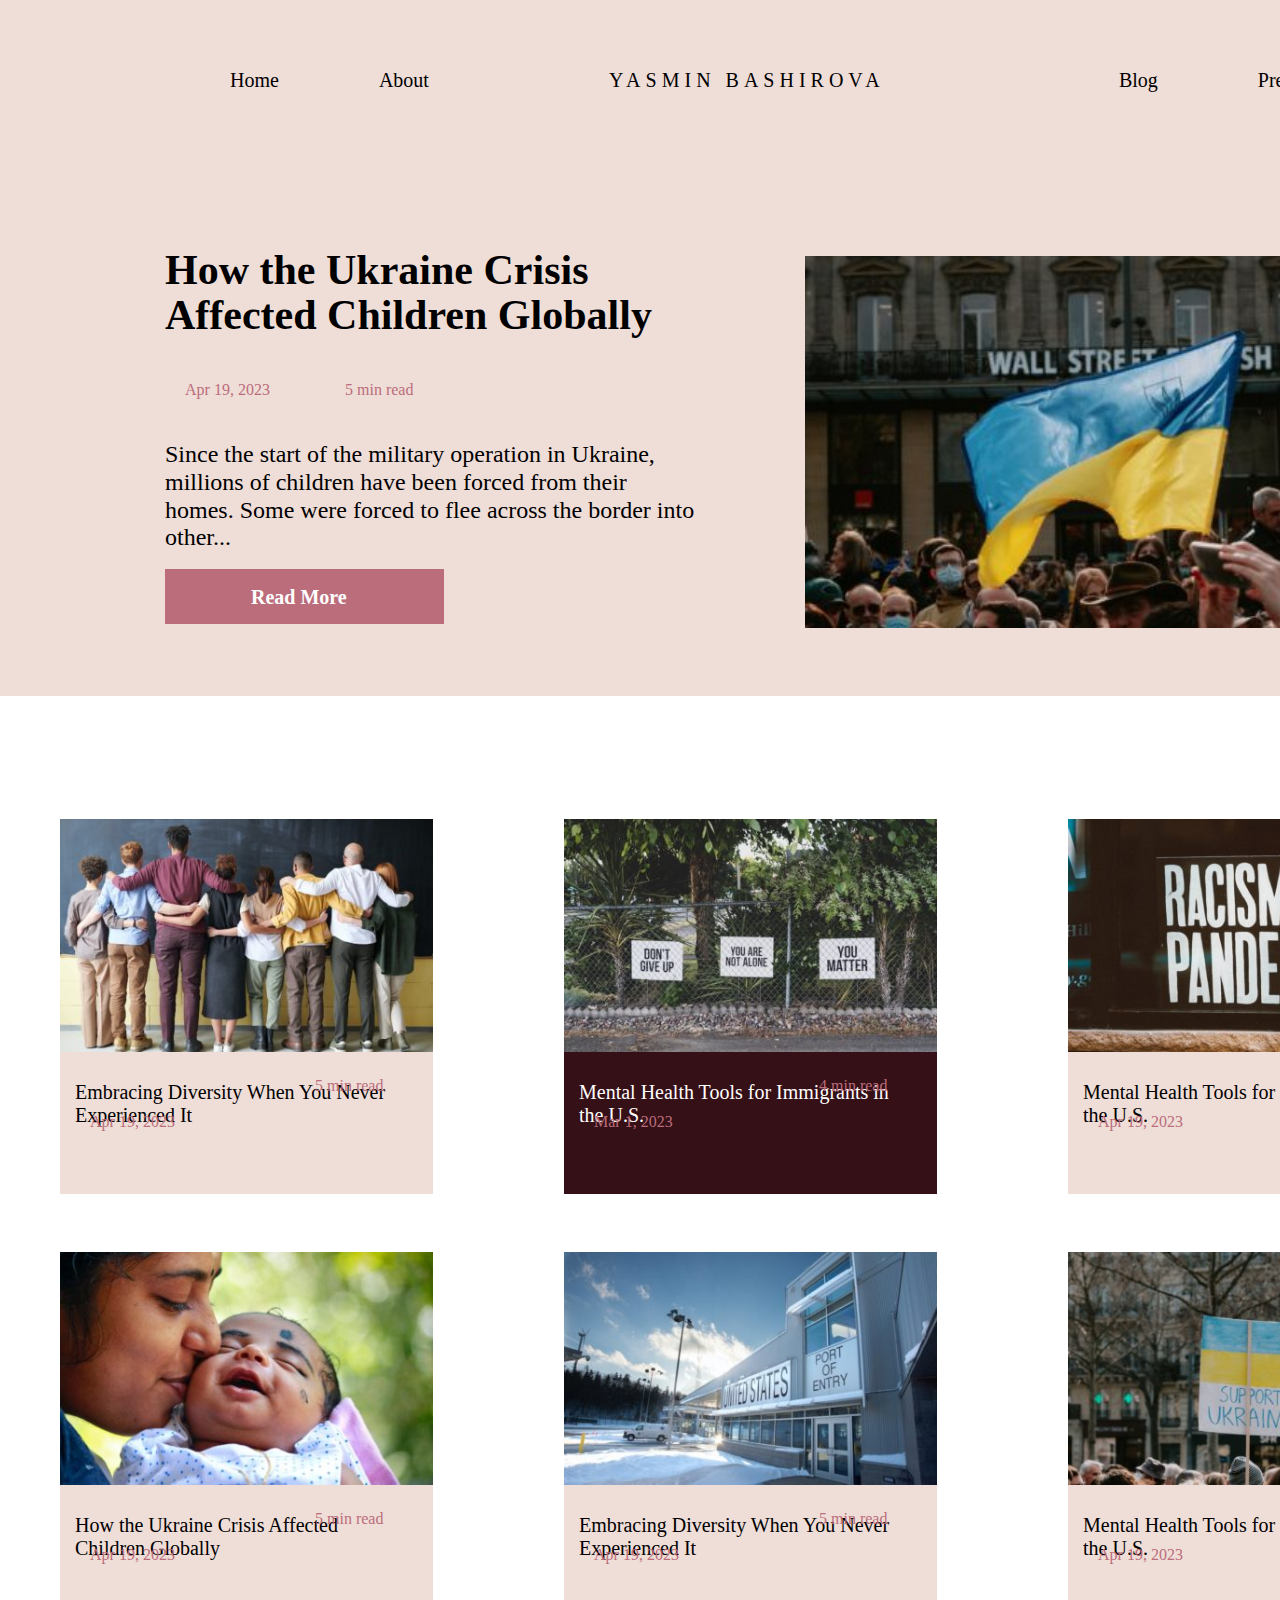
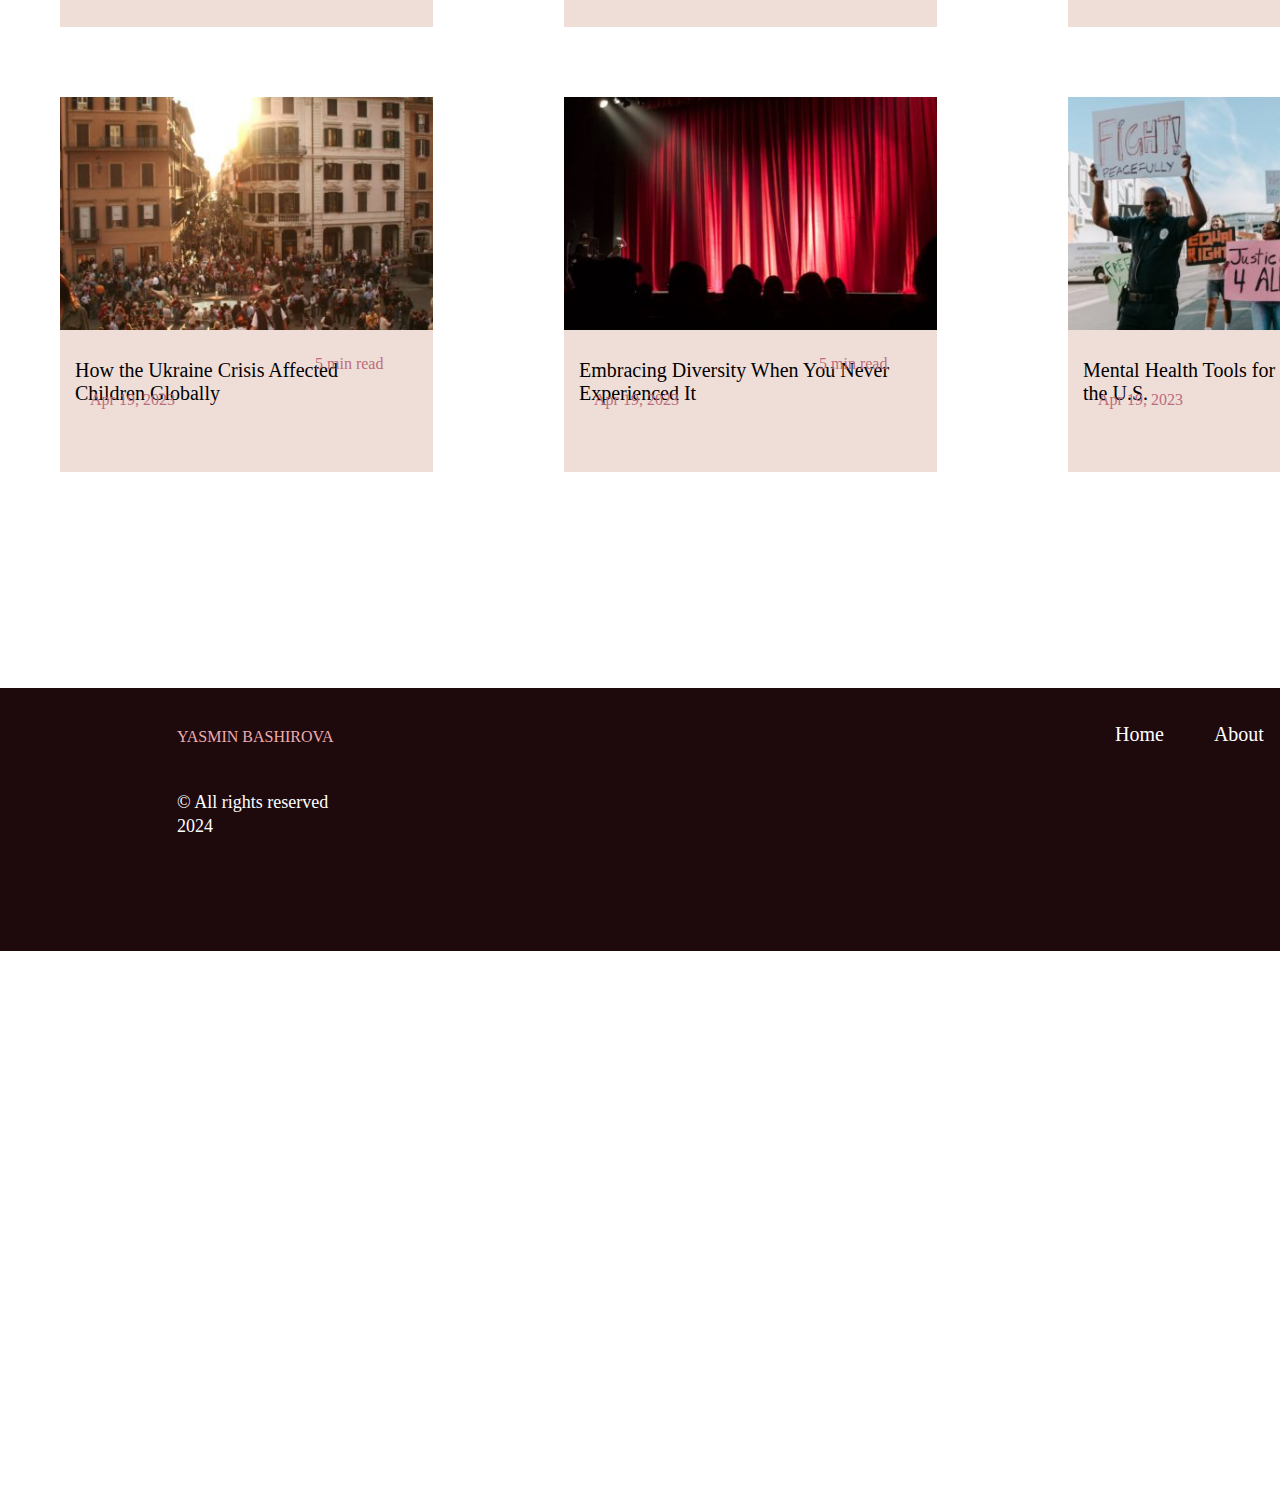
<file: src/blog.html>
<!DOCTYPE html>
<html lang="en">
  <head>
    <meta charset="UTF-8" />
    <meta name="viewport" content="width=device-width, initial-scale=1.0" />
    <title>YASMIN BASHIROVA</title>
    <link rel="stylesheet" href="blog.css" />
    <link
      rel="stylesheet"
      href="https://cdnjs.cloudflare.com/ajax/libs/font-awesome/6.5.2/css/all.min.css"
      integrity="sha512-SnH5WK+bZxgPHs44uWIX+LLJAJ9/2PkPKZ5QiAj6Ta86w+fsb2TkcmfRyVX3pBnMFcV7oQPJkl9QevSCWr3W6A=="
      crossorigin="anonymous"
      referrerpolicy="no-referrer"
    />
  </head>
  <body>
    <div class="container">
      <div class="header">
        <div class="hero">
          <div class="nav">
            <ul>
              <ul>
                <li><a href="../index.html">Home</a></li>
                <li><a href="about.html">About</a></li>
                <li class="logo"><a href="#">YASMIN BASHIROVA</a></li>
                <li><a href="blog.html">Blog</a></li>
                <li><a href="press.html">Press</a></li>
              </ul>
            </ul>
          </div>

          <div class="hero-text">
            <div class="hero-first-text">
              <p>How the Ukraine Crisis Affected Children Globally</p>
            </div>
            <div class="date">
              <div class="right">
                <div class="icon">
                  <i class="fa-solid fa-calendar-days"></i>
                </div>
                <div class="text">
                  <p>Apr 19, 2023</p>
                </div>
              </div>
              <div class="left">
                <div class="icon">
                  <i class="fa-solid fa-clock"></i>
                </div>
                <div class="text">
                  <p id="left-text">5 min read</p>
                </div>
              </div>
            </div>
            <div class="second-text">
              <p>
                Since the start of the military operation in Ukraine, millions
                of children have been forced from their homes. Some were forced
                to flee across the border into other...
              </p>
            </div>
            <div class="btn">
              <p id="text">Read more</p>
            </div>
          </div>
          <div class="right-image">
            <img src="assets/heroimg.png" alt="" />
          </div>
        </div>
      </div>

      <div class="blog-section">
        <div class="blog">
          <img src="assets/b1.png" alt="" />
          <div class="blog-text">
            <p>Embracing Diversity When You Never Experienced It</p>
            <i class="fa-solid fa-calendar-days" id="calendar"></i>
            <p id="date">Apr 19, 2023</p>
            <i class="fa-solid fa-clock" id="clock"></i>
            <p id="blog-time">5 min read</p>
          </div>
        </div>
        <div class="blog" id="active">
          <img src="assets/b2.png" alt="" />
          <div class="blog-text">
            <p id="active">Mental Health Tools for Immigrants in the U.S.</p>
            <i class="fa-solid fa-calendar-days" id="calendar"></i>
            <p id="date">Mar 1, 2023</p>
            <i class="fa-solid fa-clock" id="clock"></i>
            <p id="blog-time">4 min read</p>
          </div>
        </div>
        <div class="blog">
          <img src="assets/b3.png" alt="" />
          <div class="blog-text">
            <p>Mental Health Tools for Immigrants in the U.S.</p>
            <i class="fa-solid fa-calendar-days" id="calendar"></i>
            <p id="date">Apr 19, 2023</p>
            <i class="fa-solid fa-clock" id="clock"></i>
            <p id="blog-time">5 min read</p>
          </div>
        </div>
      </div>
      <div class="blog-section-2">
        <div class="blog-2">
          <img src="assets/b4.png" alt="" />
          <div class="blog-text">
            <p>How the Ukraine Crisis Affected Children Globally</p>
            <i class="fa-solid fa-calendar-days" id="calendar"></i>
            <p id="date">Apr 19, 2023</p>
            <i class="fa-solid fa-clock" id="clock"></i>
            <p id="blog-time">5 min read</p>
          </div>
        </div>
        <div class="blog-2">
          <img src="assets/b5.png" alt="" />
          <div class="blog-text">
            <p>Embracing Diversity When You Never Experienced It</p>
            <i class="fa-solid fa-calendar-days" id="calendar"></i>
            <p id="date">Apr 19, 2023</p>
            <i class="fa-solid fa-clock" id="clock"></i>
            <p id="blog-time">5 min read</p>
          </div>
        </div>
        <div class="blog-2">
          <img src="assets/b6.png" alt="" />
          <div class="blog-text">
            <p>Mental Health Tools for Immigrants in the U.S.</p>
            <i class="fa-solid fa-calendar-days" id="calendar"></i>
            <p id="date">Apr 19, 2023</p>
            <i class="fa-solid fa-clock" id="clock"></i>
            <p id="blog-time">5 min read</p>
          </div>
        </div>
      </div>
      <div class="blog-section-3">
        <div class="blog-3">
          <img src="assets/b7.png" alt="" />
          <div class="blog-text">
            <p>How the Ukraine Crisis Affected Children Globally</p>
            <i class="fa-solid fa-calendar-days" id="calendar"></i>
            <p id="date">Apr 19, 2023</p>
            <i class="fa-solid fa-clock" id="clock"></i>
            <p id="blog-time">5 min read</p>
          </div>
        </div>
        <div class="blog-3">
          <img src="assets/b8.png" alt="" />
          <div class="blog-text">
            <p>Embracing Diversity When You Never Experienced It</p>
            <i class="fa-solid fa-calendar-days" id="calendar"></i>
            <p id="date">Apr 19, 2023</p>
            <i class="fa-solid fa-clock" id="clock"></i>
            <p id="blog-time">5 min read</p>
          </div>
        </div>
        <div class="blog-3">
          <img src="assets/b9.png" alt="" />
          <div class="blog-text">
            <p>Mental Health Tools for Immigrants in the U.S.</p>
            <i class="fa-solid fa-calendar-days" id="calendar"></i>
            <p id="date">Apr 19, 2023</p>
            <i class="fa-solid fa-clock" id="clock"></i>
            <p id="blog-time">5 min read</p>
          </div>
        </div>
      </div>

      <footer>
        <div class="footer-logo">
          <p class="footer-text-logo">YASMIN BASHIROVA</p>
        </div>
        <div class="copyright">
          <p>&copy; All rights reserved<br />2024</p>
        </div>
        <nav class="footer-nav">
          <ul>
            <li><a href="#">Home</a></li>
            <li><a href="#">About</a></li>
            <li><a href="#">Blog</a></li>
            <li><a href="#">Press</a></li>
          </ul>
        </nav>
        <div class="social-icon">
          <i class="fa-brands fa-linkedin"></i>
          <i class="fa-brands fa-square-x-twitter"></i>
          <i class="fa-brands fa-square-facebook"></i>
          <i class="fa-brands fa-square-instagram"></i>
          <i class="fa-brands fa-youtube"></i>
        </div>
      </footer>
    </div>
  </body>
</html>
</file>
<file: src/blog.css>
body{
    margin: 0;
}
.container{
    width: 1512px ;
    height: 2615px;
    /* background: red; */
}
.header{
    width: 1512px;
    height: 696px;
    background: rgba(239, 221, 215, 1);
    display: flex;
    flex-direction: row;


}
.nav{
    width: 1200px;
    height: 150px;
    /* background: aliceblue; */
    
}
.nav ul{
 display: flex;
}
.nav ul li {
    flex-direction: row;
    list-style-type: none;
    position: relative;
    top: 53px;
    left: 50px;
    padding-left: 100px;
}
.nav ul li a{
   text-decoration: none;
   font-size: 20px;
   color:  rgba(0, 0, 0, 1);
   ;
}
.logo {
    width: 410px;
    height: 27px;
    letter-spacing: 5px;
    margin-left: 80px;
    color: #BB6D7B;

}
.hero-text{
    width: 535px;
    height: 148px;
    /* border: 1px solid; */
    position: relative;
    top: 40px;
    left: 165px;
    color:  rgba(0, 0, 0, 1);
    
}
.hero-first-text {
    font-size: 42px;
    font-weight: 700;
    line-height: 44.94px;
}
.icon {
    height: 13px;
    width: 13px;
    font-size: 12px;
    position: relative;
    top: 3px;
    color:rgba(187, 109, 123, 1) ;
}
.text {
    width: 133px;
    height: 27px;
    position: relative;
    bottom: 28px;
    left: 20px;
    color: rgba(187, 109, 123, 1);
    font: 18px;
}
i.fa-solid.fa-clock {
    position: relative;
    bottom: 55px;
    left: 160px;
}
p#left-text {
    position: relative;
    left: 160px;
    bottom: 56px;
}
.second-text {
    width: 535px;
    height: 153px;
    /* border: 1px solid; */
    position: relative;
    bottom: 75px;
    font-size: 24px;
    line-height: 27.84px;
}
.btn {
    width: 277px;
    height: 53px;
    border: 1px solid rgba(187, 109, 123, 1) ; ;
    position: relative;
    bottom: 100px;
    background: rgba(187, 109, 123, 1) ;
}
#text{
    color: white;
    position: relative;
    font-size: 20px;
    line-height: 24.4px;
    font-weight: 700 ;
    left: 85px;
    bottom: 13px;
    top: -5px;
  text-transform: capitalize;
}
.right-image img{
    width:595px ;
    height: 372px;
}
.right-image {
    position: relative;
    left: 805px;
    bottom: 100px;
}
.blog-section{
    width: 1512px;
    height: 1656px;
    /* background-color: aqua; */
    display: grid;
    grid-template-columns: auto auto auto;

}
.blog{
    width: 373px;
    height: 375px;
    position: relative;
    top: 123px;
    left: 60px;
    background: #EFDDD7;
}
.blog img{
    width: 373px;
    height: 233px;
}
.blog-text{
    width: 329px;
    height: 77px;
    font-size: 20px;
    font-weight: 400;
    line-height: 23.2px;
    position: relative;
    left: 15px;
    top: 5px;
}
#calendar{
    width: 12px;
    height: 12px;
    font-size: 10px;
    color: #BB6D7B;
}
#date{
    width: 119px;
    height: 24px;
    font-size: 16px;
    line-height: 18.56px;
    color: #BB6D7B;
    position: relative;
    bottom: 34px;
    left: 15px;

}
#blog-time{
    width: 119px;
    height: 24px;
    font-size: 16px;
    line-height: 18.56px;
    color: #BB6D7B;
    position: relative;
    bottom: 110px;
    left: 240px;
}
#clock{
    width: 12px;
    height: 12px;
    font-size: 10px;
    color: #BB6D7B;
    position: relative;
    bottom: 76px;
    left: 225px;
}
#active{
    background: #361017;
    color: #ffffff;
}
.blog-section-2{
    display: grid;
    grid-template-columns: auto auto auto;

}
.blog-2{
    width: 373px;
    height: 375px;
    position: relative;
    bottom: 1100px;
    left: 60px;
    background: #EFDDD7;
}
.blog-2 img{
    width: 373px;
    height: 233px;
}
.blog-section-3{
    display: grid;
    grid-template-columns: auto auto auto;

}
.blog-3{
    width: 373px;
    height: 375px;
    position: relative;
    bottom: 1030px;
    left: 60px;
    background: #EFDDD7;
}
.blog-3 img{
    width: 373px;
    height: 233px;
}
footer{
    width: 1512px;
    height: 263px;
    background-color: #1E090D;
    position: relative;
    bottom: 830px;
}
.footer-logo{
    width: 201px;
    height: 13px;
    width: 201px;
    height: 13px;
    position: relative;
    top: 58px;
    left: 159px;
}
.footer-text-logo{
    color: #EEADAD;
    position: relative;
    bottom: 18px;
    font-size: 16px;
    left: 18px;
}
.copyright{
    color: #ffffff;
    width: 282px;
    height: 48px;
    font-size: 18px;
    line-height: 24.12px;
    position: relative;
    top: 71px;
    left: 177px;
}
.footer-nav{
    width: 350px;
    height: 50px;
    position: relative;
    left: 1100px;
    bottom: 60px;
}
.footer-nav ul{
    display: flex;
}
.footer-nav ul li{
    list-style-type: none;
    padding-left: 50px;
    position: relative;
    right: 75px;
    
}
.footer-nav ul li a{
    text-decoration: none;
    color: #ffffff;
    font-size: 20px;
    font-weight: 400;
}
.social-icon{
    color: #ffffff;
    font-size: 25px;
    position: relative;
    left: 1100px;
    bottom: 35px;
    color: #EEADAD ;
}
.social-icon i{
    padding-left: 20px;
    width: 35px;
    height: 35px;
    
    
}
</file>
